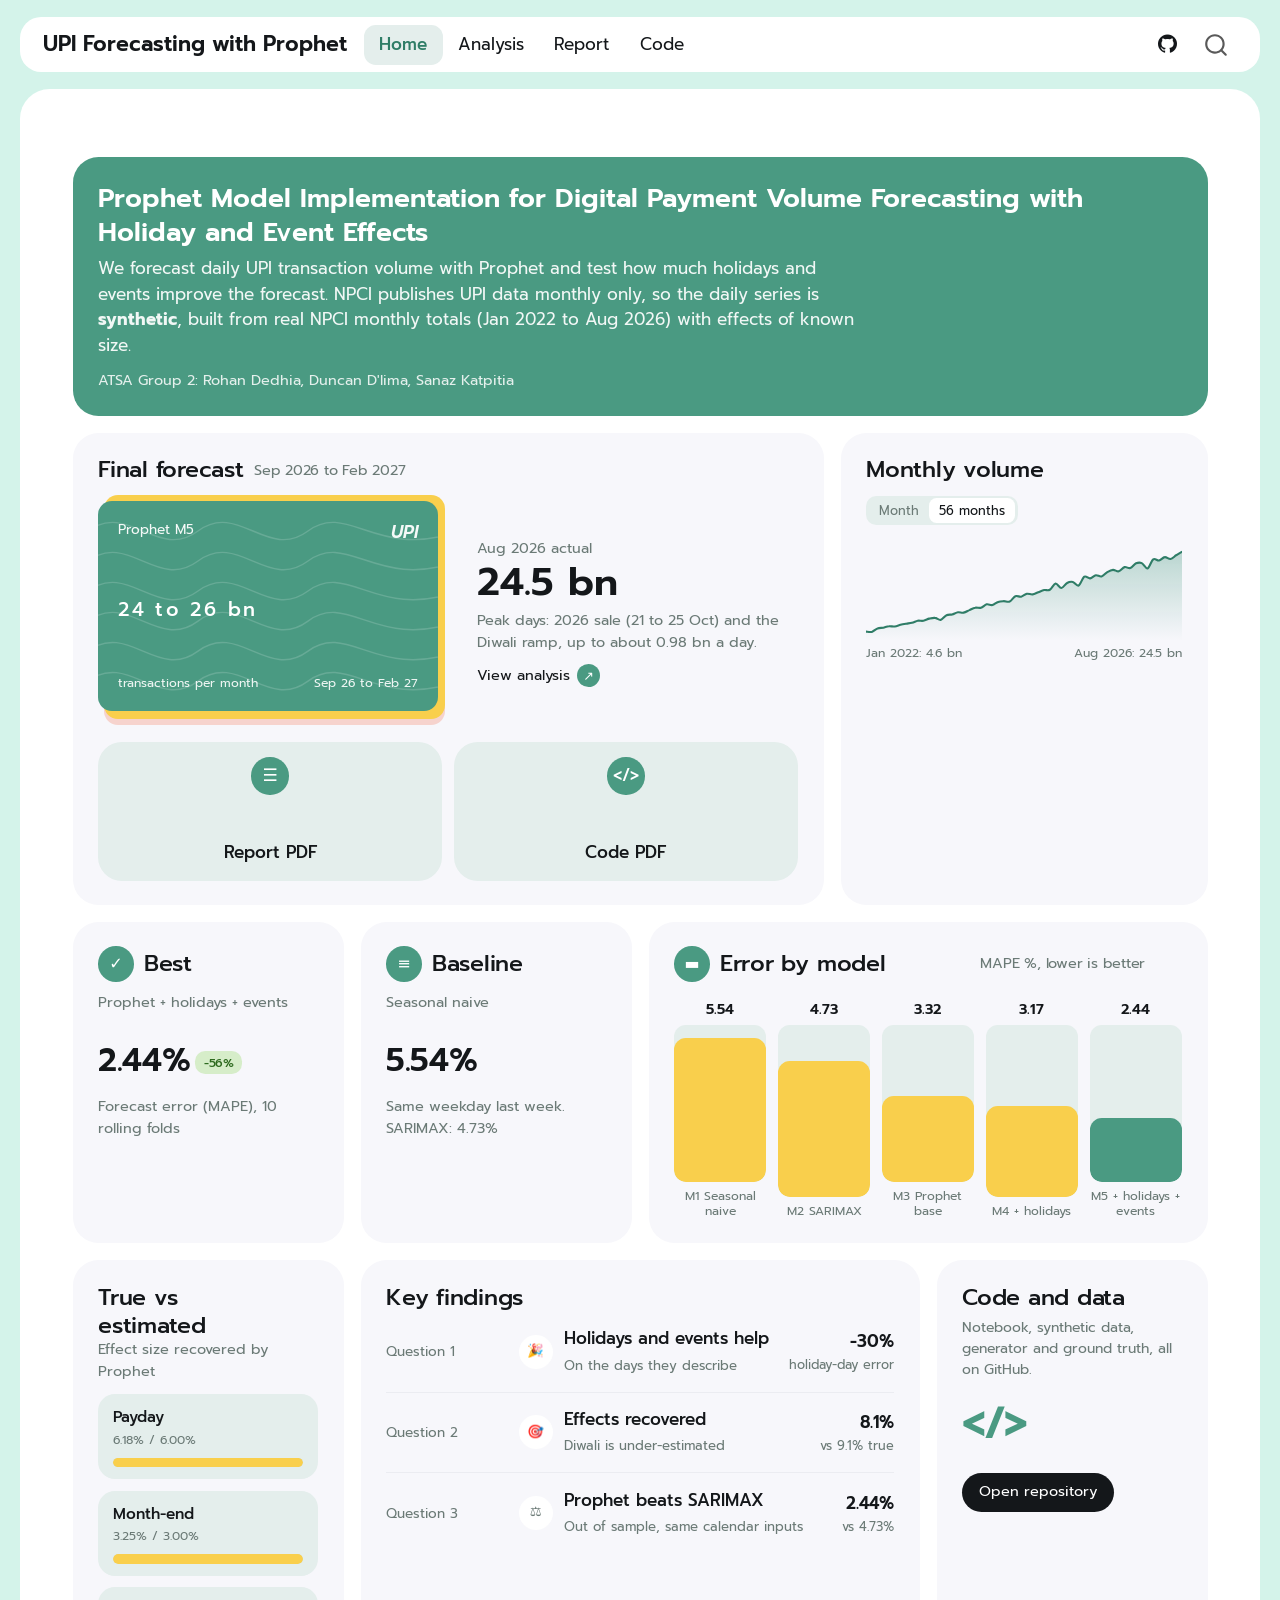
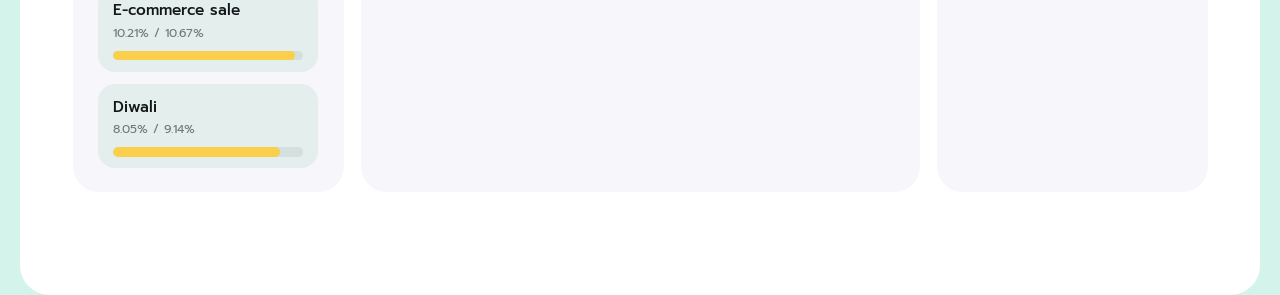
<file: docs/index.html>
<!DOCTYPE html>
<html xmlns="http://www.w3.org/1999/xhtml" lang="en" xml:lang="en"><head>

<meta charset="utf-8">
<meta name="generator" content="quarto-1.10.19">

<meta name="viewport" content="width=device-width, initial-scale=1.0, user-scalable=yes">


<title>UPI Forecasting with Prophet</title>
<style>
/* Default styles provided by pandoc.
** See https://pandoc.org/MANUAL.html#variables-for-html for config info.
*/
span.smallcaps{font-variant: small-caps;}
div.columns{display: flex; gap: 1.5em;}
div.column{flex: auto;}
@media screen {
div.columns{gap: min(4vw, 1.5em);}
div.column{overflow-x: auto;}
}
div.hanging-indent{margin-left: 1.5em; text-indent: -1.5em;}
ul.task-list{list-style: none;}
ul.task-list li input[type="checkbox"] {
  width: 0.8em;
  margin: 0 0.8em 0.2em -1em; /* quarto-specific, see https://github.com/quarto-dev/quarto-cli/issues/4556 */ 
  vertical-align: middle;
}
</style>


<script src="site_libs/quarto-nav/quarto-nav.js"></script>
<script src="site_libs/quarto-nav/headroom.min.js"></script>
<script src="site_libs/clipboard/clipboard.min.js"></script>
<script src="site_libs/quarto-search/autocomplete.umd.js"></script>
<script src="site_libs/quarto-search/fuse.min.js"></script>
<script src="site_libs/quarto-search/quarto-search.js"></script>
<meta name="quarto:offset" content="./">
<script src="site_libs/quarto-html/quarto.js" type="module"></script>
<script src="site_libs/quarto-html/tabsets/tabsets.js" type="module"></script>
<script src="site_libs/quarto-html/popper.min.js"></script>
<script src="site_libs/quarto-html/tippy.umd.min.js"></script>
<script src="site_libs/quarto-html/anchor.min.js"></script>
<link href="site_libs/quarto-html/tippy.css" rel="stylesheet">
<link href="site_libs/quarto-html/quarto-syntax-highlighting-bf27225e3a48a9273f3daa8f8e829971.css" rel="stylesheet" id="quarto-text-highlighting-styles">
<script src="site_libs/bootstrap/bootstrap.min.js"></script>
<link href="site_libs/bootstrap/bootstrap-icons.css" rel="stylesheet">
<link href="site_libs/bootstrap/bootstrap-bd336850614bc29e2b04e42f4e2f3e97.min.css" rel="stylesheet" append-hash="true" id="quarto-bootstrap" data-mode="light">
<script id="quarto-search-options" type="application/json">{
  "location": "navbar",
  "copy-button": false,
  "collapse-after": 3,
  "panel-placement": "end",
  "type": "overlay",
  "limit": 50,
  "keyboard-shortcut": [
    "f",
    "/",
    "s"
  ],
  "show-item-context": false,
  "language": {
    "search-no-results-text": "No results",
    "search-matching-documents-text": "matching documents",
    "search-copy-link-title": "Copy link to search",
    "search-hide-matches-text": "Hide additional matches",
    "search-more-match-text": "more match in this document",
    "search-more-matches-text": "more matches in this document",
    "search-clear-button-title": "Clear",
    "search-text-placeholder": "",
    "search-detached-cancel-button-title": "Cancel",
    "search-submit-button-title": "Submit",
    "search-label": "Search"
  }
}</script>


</head>

<body class="nav-fixed quarto-light">

<div id="quarto-search-results"></div>
  <header id="quarto-header" class="headroom fixed-top">
    <nav class="navbar navbar-expand-lg " data-bs-theme="dark">
      <div class="navbar-container container-fluid">
      <div class="navbar-brand-container mx-auto">
    <a class="navbar-brand" href="./index.html">
    <span class="navbar-title">UPI Forecasting with Prophet</span>
    </a>
  </div>
            <div id="quarto-search" class="" title="Search"></div>
          <button class="navbar-toggler" type="button" data-bs-toggle="collapse" data-bs-target="#navbarCollapse" aria-controls="navbarCollapse" role="menu" aria-expanded="false" aria-label="Toggle navigation" onclick="if (window.quartoToggleHeadroom) { window.quartoToggleHeadroom(); }">
  <span class="navbar-toggler-icon"></span>
</button>
          <div class="collapse navbar-collapse" id="navbarCollapse">
            <ul class="navbar-nav navbar-nav-scroll me-auto">
  <li class="nav-item">
    <a class="nav-link active" href="./index.html" aria-current="page"> 
<span class="menu-text">Home</span></a>
  </li>  
  <li class="nav-item">
    <a class="nav-link" href="./upi_prophet_forecasting.html"> 
<span class="menu-text">Analysis</span></a>
  </li>  
  <li class="nav-item">
    <a class="nav-link" href="./downloads/UPI_Prophet_Report.pdf"> 
<span class="menu-text">Report</span></a>
  </li>  
  <li class="nav-item">
    <a class="nav-link" href="./downloads/UPI_Prophet_Forecasting.pdf"> 
<span class="menu-text">Code</span></a>
  </li>  
</ul>
            <ul class="navbar-nav navbar-nav-scroll ms-auto">
  <li class="nav-item compact">
    <a class="nav-link" href="https://github.com/san2736/upi-project"> <i class="bi bi-github" role="img">
</i> 
<span class="menu-text"></span></a>
  </li>  
</ul>
          </div> <!-- /navcollapse -->
            <div class="quarto-navbar-tools">
</div>
      </div> <!-- /container-fluid -->
    </nav>
</header>
<!-- content -->
<div id="quarto-content" class="quarto-container page-columns page-rows-contents page-layout-full page-navbar">
<!-- sidebar -->
<!-- margin-sidebar -->
    
<!-- main -->
<main class="content column-page" id="quarto-document-content"><header id="title-block-header" class="quarto-title-block"></header>




<div class="dash">

<section class="tilebox c-intro">
  <div class="intro-title">Prophet Model Implementation for Digital Payment Volume Forecasting with Holiday and Event Effects</div>
  <p>We forecast daily UPI transaction volume with Prophet and test how much holidays and events improve the forecast. NPCI publishes UPI data monthly only, so the daily series is <b>synthetic</b>, built from real NPCI monthly totals (Jan 2022 to Aug 2026) with effects of known size.</p>
  <div class="who">ATSA Group 2: Rohan Dedhia, Duncan D'lima, Sanaz Katpitia</div>
</section>

<section class="tilebox c-hero">
  <h2 class="t-title anchored">Final forecast <span class="muted" style="font-weight:400">Sep 2026 to Feb 2027</span></h2>
  <div class="hero-grid">
    <div>
      <div class="cardstack"><div class="fcard">
        <div class="top"><span>Prophet M5</span><b>UPI</b></div>
        <div class="num">24 to 26 bn</div>
        <div class="bot"><span>transactions per month</span><span>Sep 26 to Feb 27</span></div>
      </div></div>
    </div>
    <div>
      <div class="bal-label">Aug 2026 actual</div>
      <div class="bal-num">24.5 bn</div>
      <div class="muted" style="margin-top:.3rem">Peak days: 2026 sale (21 to 25 Oct) and the Diwali ramp, up to about 0.98 bn a day.</div>
      <a class="link-arrow" href="upi_prophet_forecasting.html">View analysis <i>↗</i></a>
    </div>
  </div>
  <div class="actions">
    <a href="downloads/UPI_Prophet_Report.pdf"><span class="ic">☰</span>Report PDF</a>
    <a href="downloads/UPI_Prophet_Forecasting.pdf"><span class="ic">&lt;/&gt;</span>Code PDF</a>
  </div>
</section>

<section class="tilebox c-profit">
  <h2 class="t-title anchored">Monthly volume</h2>
  <div class="chips" aria-hidden="true"><span>Month</span><span class="on">56 months</span></div>
  <svg class="spark" viewbox="0 0 300 100" role="img" aria-label="NPCI monthly UPI volume rose from 4.6 billion in Jan 2022 to 24.5 billion in Aug 2026">
    <defs><lineargradient id="sg" x1="0" y1="0" x2="0" y2="1"><stop offset="0" stop-color="#4a9a82" stop-opacity=".35"></stop><stop offset="1" stop-color="#4a9a82" stop-opacity="0"></stop></lineargradient></defs>
    <path d="M0.0,91.7 C0.9,91.7 3.6,92.5 5.5,92.0 C7.3,91.5 9.1,89.3 10.9,88.7 C12.7,88.0 14.5,88.3 16.4,88.0 C18.2,87.6 20.0,86.7 21.8,86.6 C23.6,86.4 25.5,87.1 27.3,86.9 C29.1,86.7 30.9,85.8 32.7,85.3 C34.5,84.8 36.4,84.5 38.2,84.2 C40.0,83.9 41.8,83.9 43.6,83.4 C45.5,83.0 47.3,81.8 49.1,81.4 C50.9,81.1 52.7,81.8 54.5,81.4 C56.4,81.1 58.2,79.9 60.0,79.4 C61.8,79.0 63.6,78.5 65.5,78.7 C67.3,78.8 69.1,81.0 70.9,80.6 C72.7,80.2 74.5,77.0 76.4,76.2 C78.2,75.3 80.0,75.8 81.8,75.4 C83.6,74.9 85.5,73.7 87.3,73.4 C89.1,73.1 90.9,74.1 92.7,73.7 C94.5,73.4 96.4,72.1 98.2,71.3 C100.0,70.5 101.8,69.3 103.6,69.0 C105.5,68.6 107.3,69.6 109.1,69.1 C110.9,68.6 112.7,66.3 114.5,65.8 C116.4,65.4 118.2,66.9 120.0,66.5 C121.8,66.1 123.6,64.1 125.5,63.5 C127.3,62.9 129.1,62.9 130.9,62.8 C132.7,62.8 134.5,64.0 136.4,63.2 C138.2,62.4 140.0,58.9 141.8,58.1 C143.6,57.3 145.5,59.0 147.3,58.6 C149.1,58.2 150.9,56.2 152.7,55.8 C154.5,55.5 156.4,56.7 158.2,56.4 C160.0,56.2 161.8,55.0 163.6,54.3 C165.5,53.6 167.3,52.7 169.1,52.3 C170.9,51.9 172.7,53.0 174.5,52.0 C176.4,51.0 178.2,46.4 180.0,46.1 C181.8,45.9 183.6,50.4 185.5,50.3 C187.3,50.2 189.1,46.5 190.9,45.6 C192.7,44.6 194.5,44.2 196.4,44.6 C198.2,45.0 200.0,48.8 201.8,48.0 C203.6,47.1 205.5,40.7 207.3,39.6 C209.1,38.5 210.9,41.4 212.7,41.2 C214.5,40.9 216.4,38.5 218.2,38.2 C220.0,37.9 221.8,39.8 223.6,39.3 C225.5,38.8 227.3,36.2 229.1,35.2 C230.9,34.2 232.7,33.2 234.5,33.1 C236.4,33.0 238.2,35.0 240.0,34.5 C241.8,34.1 243.6,31.0 245.5,30.5 C247.3,30.0 249.1,32.0 250.9,31.4 C252.7,30.8 254.5,27.7 256.4,26.9 C258.2,26.1 260.0,25.9 261.8,26.7 C263.6,27.5 265.5,32.2 267.3,31.7 C269.1,31.1 270.9,24.3 272.7,23.1 C274.5,21.9 276.4,24.6 278.2,24.2 C280.0,23.9 281.8,21.2 283.6,21.0 C285.5,20.7 287.3,23.1 289.1,22.8 C290.9,22.5 292.7,20.4 294.5,19.2 C296.4,18.1 299.1,16.5 300.0,16.0 L300,100 L0,100 Z" fill="url(#sg)"></path>
    <path d="M0.0,91.7 C0.9,91.7 3.6,92.5 5.5,92.0 C7.3,91.5 9.1,89.3 10.9,88.7 C12.7,88.0 14.5,88.3 16.4,88.0 C18.2,87.6 20.0,86.7 21.8,86.6 C23.6,86.4 25.5,87.1 27.3,86.9 C29.1,86.7 30.9,85.8 32.7,85.3 C34.5,84.8 36.4,84.5 38.2,84.2 C40.0,83.9 41.8,83.9 43.6,83.4 C45.5,83.0 47.3,81.8 49.1,81.4 C50.9,81.1 52.7,81.8 54.5,81.4 C56.4,81.1 58.2,79.9 60.0,79.4 C61.8,79.0 63.6,78.5 65.5,78.7 C67.3,78.8 69.1,81.0 70.9,80.6 C72.7,80.2 74.5,77.0 76.4,76.2 C78.2,75.3 80.0,75.8 81.8,75.4 C83.6,74.9 85.5,73.7 87.3,73.4 C89.1,73.1 90.9,74.1 92.7,73.7 C94.5,73.4 96.4,72.1 98.2,71.3 C100.0,70.5 101.8,69.3 103.6,69.0 C105.5,68.6 107.3,69.6 109.1,69.1 C110.9,68.6 112.7,66.3 114.5,65.8 C116.4,65.4 118.2,66.9 120.0,66.5 C121.8,66.1 123.6,64.1 125.5,63.5 C127.3,62.9 129.1,62.9 130.9,62.8 C132.7,62.8 134.5,64.0 136.4,63.2 C138.2,62.4 140.0,58.9 141.8,58.1 C143.6,57.3 145.5,59.0 147.3,58.6 C149.1,58.2 150.9,56.2 152.7,55.8 C154.5,55.5 156.4,56.7 158.2,56.4 C160.0,56.2 161.8,55.0 163.6,54.3 C165.5,53.6 167.3,52.7 169.1,52.3 C170.9,51.9 172.7,53.0 174.5,52.0 C176.4,51.0 178.2,46.4 180.0,46.1 C181.8,45.9 183.6,50.4 185.5,50.3 C187.3,50.2 189.1,46.5 190.9,45.6 C192.7,44.6 194.5,44.2 196.4,44.6 C198.2,45.0 200.0,48.8 201.8,48.0 C203.6,47.1 205.5,40.7 207.3,39.6 C209.1,38.5 210.9,41.4 212.7,41.2 C214.5,40.9 216.4,38.5 218.2,38.2 C220.0,37.9 221.8,39.8 223.6,39.3 C225.5,38.8 227.3,36.2 229.1,35.2 C230.9,34.2 232.7,33.2 234.5,33.1 C236.4,33.0 238.2,35.0 240.0,34.5 C241.8,34.1 243.6,31.0 245.5,30.5 C247.3,30.0 249.1,32.0 250.9,31.4 C252.7,30.8 254.5,27.7 256.4,26.9 C258.2,26.1 260.0,25.9 261.8,26.7 C263.6,27.5 265.5,32.2 267.3,31.7 C269.1,31.1 270.9,24.3 272.7,23.1 C274.5,21.9 276.4,24.6 278.2,24.2 C280.0,23.9 281.8,21.2 283.6,21.0 C285.5,20.7 287.3,23.1 289.1,22.8 C290.9,22.5 292.7,20.4 294.5,19.2 C296.4,18.1 299.1,16.5 300.0,16.0" fill="none" stroke="#2f7d67" stroke-width="2" stroke-linecap="round"></path>
  </svg>
  <div class="axis"><span>Jan 2022: 4.6 bn</span><span>Aug 2026: 24.5 bn</span></div>
</section>

<section class="tilebox c-inc">
  <h2 class="t-title anchored"><span class="badge-ic">✓</span>Best</h2>
  <div class="muted" style="margin-top:.6rem">Prophet + holidays + events</div>
  <div class="big" style="margin-top:1.4rem">2.44%<span class="pill up">-56%</span></div>
  <div class="muted foot">Forecast error (MAPE), 10 rolling folds</div>
</section>

<section class="tilebox c-exp">
  <h2 class="t-title anchored"><span class="badge-ic">≡</span>Baseline</h2>
  <div class="muted" style="margin-top:.6rem">Seasonal naive</div>
  <div class="big" style="margin-top:1.4rem">5.54%</div>
  <div class="muted foot">Same weekday last week. SARIMAX: 4.73%</div>
</section>

<section class="tilebox c-bars">
  <h2 class="t-title anchored"><span class="badge-ic">▬</span>Error by model <span class="muted" style="margin-left:auto;font-weight:400">MAPE %, lower is better</span></h2>
  <div class="bars" role="img" aria-label="MAPE: seasonal naive 5.54, SARIMAX 4.73, Prophet base 3.32, Prophet plus holidays 3.17, Prophet plus holidays and events 2.44">
    <div class="col"><div class="val">5.54</div><div class="track"><div class="fill" style="height:92%"></div></div><div class="lab">M1 Seasonal naive</div></div>
    <div class="col"><div class="val">4.73</div><div class="track"><div class="fill" style="height:79%"></div></div><div class="lab">M2 SARIMAX</div></div>
    <div class="col"><div class="val">3.32</div><div class="track"><div class="fill" style="height:55%"></div></div><div class="lab">M3 Prophet base</div></div>
    <div class="col"><div class="val">3.17</div><div class="track"><div class="fill" style="height:53%"></div></div><div class="lab">M4 + holidays</div></div>
    <div class="col best"><div class="val">2.44</div><div class="track"><div class="fill" style="height:41%"></div></div><div class="lab">M5 + holidays + events</div></div>
  </div>
</section>

<section class="tilebox c-plan">
  <h2 class="t-title anchored">True vs estimated</h2>
  <div class="muted">Effect size recovered by Prophet</div>
  <div class="plan-item"><div class="row1">Payday <small>6.18% / 6.00%</small></div><div class="meter"><i style="width:100%"></i></div></div>
  <div class="plan-item"><div class="row1">Month-end <small>3.25% / 3.00%</small></div><div class="meter"><i style="width:100%"></i></div></div>
  <div class="plan-item"><div class="row1">E-commerce sale <small>10.21% / 10.67%</small></div><div class="meter"><i style="width:96%"></i></div></div>
  <div class="plan-item"><div class="row1">Diwali <small>8.05% / 9.14%</small></div><div class="meter"><i style="width:88%"></i></div></div>
</section>

<section class="tilebox c-tx">
  <h2 class="t-title anchored">Key findings</h2>
  <div class="tx"><div class="when">Question 1</div><div class="who"><span class="dot">🎉</span><div><b>Holidays and events help</b><span>On the days they describe</span></div></div><div class="amt">-30%<span>holiday-day error</span></div></div>
  <div class="tx"><div class="when">Question 2</div><div class="who"><span class="dot">🎯</span><div><b>Effects recovered</b><span>Diwali is under-estimated</span></div></div><div class="amt">8.1%<span>vs 9.1% true</span></div></div>
  <div class="tx"><div class="when">Question 3</div><div class="who"><span class="dot">⚖</span><div><b>Prophet beats SARIMAX</b><span>Out of sample, same calendar inputs</span></div></div><div class="amt">2.44%<span>vs 4.73%</span></div></div>
</section>

<section class="tilebox c-prem">
  <h2 class="t-title anchored">Code and data</h2>
  <p>Notebook, synthetic data, generator and ground truth, all on GitHub.</p>
  <div style="font-size:2.6rem;font-weight:600;color:var(--teal);margin-top:.6rem;letter-spacing:-.05em">&lt;/&gt;</div>
  <a class="cta" href="https://github.com/san2736/upi-project">Open repository</a>
</section>

</div>



</main> <!-- /main -->
<script id="quarto-html-after-body" type="application/javascript">
  window.document.addEventListener("DOMContentLoaded", function (event) {
    const icon = "";
    const anchorJS = new window.AnchorJS();
    anchorJS.options = {
      placement: 'right',
      icon: icon
    };
    anchorJS.add('.anchored');
    const isCodeAnnotation = (el) => {
      for (const clz of el.classList) {
        if (clz.startsWith('code-annotation-')) {                     
          return true;
        }
      }
      return false;
    }
    const onCopySuccess = function(e) {
      // button target
      const button = e.trigger;
      // don't keep focus
      button.blur();
      // flash "checked"
      button.classList.add('code-copy-button-checked');
      var currentTitle = button.getAttribute("title");
      button.setAttribute("title", "Copied!");
      let tooltip;
      if (window.bootstrap) {
        button.setAttribute("data-bs-toggle", "tooltip");
        button.setAttribute("data-bs-placement", "left");
        button.setAttribute("data-bs-title", "Copied!");
        tooltip = new bootstrap.Tooltip(button, 
          { trigger: "manual", 
            customClass: "code-copy-button-tooltip",
            offset: [0, -8]});
        tooltip.show();    
      }
      setTimeout(function() {
        if (tooltip) {
          tooltip.hide();
          button.removeAttribute("data-bs-title");
          button.removeAttribute("data-bs-toggle");
          button.removeAttribute("data-bs-placement");
        }
        button.setAttribute("title", currentTitle);
        button.classList.remove('code-copy-button-checked');
      }, 1000);
      // clear code selection
      e.clearSelection();
    }
    const getTextToCopy = function(trigger) {
      const outerScaffold = trigger.parentElement.cloneNode(true);
      const codeEl = outerScaffold.querySelector('code');
      for (const childEl of codeEl.children) {
        if (isCodeAnnotation(childEl)) {
          childEl.remove();
        }
      }
      return codeEl.innerText;
    }
    const clipboard = new window.ClipboardJS('.code-copy-button:not([data-in-quarto-modal])', {
      text: getTextToCopy
    });
    clipboard.on('success', onCopySuccess);
    if (window.document.getElementById('quarto-embedded-source-code-modal')) {
      const clipboardModal = new window.ClipboardJS('.code-copy-button[data-in-quarto-modal]', {
        text: getTextToCopy,
        container: window.document.getElementById('quarto-embedded-source-code-modal')
      });
      clipboardModal.on('success', onCopySuccess);
    }
      var localhostRegex = new RegExp(/^(?:http|https):\/\/localhost\:?[0-9]*\//);
      var mailtoRegex = new RegExp(/^mailto:/);
        var filterRegex = new RegExp('/' + window.location.host + '/');
      var isInternal = (href) => {
          return filterRegex.test(href) || localhostRegex.test(href) || mailtoRegex.test(href);
      }
      // Inspect non-navigation links and adorn them if external
     var links = window.document.querySelectorAll('a[href]:not(.nav-link):not(.navbar-brand):not(.toc-action):not(.sidebar-link):not(.sidebar-item-toggle):not(.pagination-link):not(.no-external):not([aria-hidden]):not(.dropdown-item):not(.quarto-navigation-tool):not(.about-link)');
      for (var i=0; i<links.length; i++) {
        const link = links[i];
        if (!isInternal(link.href)) {
          // undo the damage that might have been done by quarto-nav.js in the case of
          // links that we want to consider external
          if (link.dataset.originalHref !== undefined) {
            link.href = link.dataset.originalHref;
          }
        }
      }
    function tippyHover(el, contentFn, onTriggerFn, onUntriggerFn) {
      const config = {
        allowHTML: true,
        maxWidth: 500,
        delay: 100,
        arrow: false,
        appendTo: function(el) {
            return el.parentElement;
        },
        interactive: true,
        interactiveBorder: 10,
        theme: 'quarto',
        placement: 'bottom-start',
      };
      if (contentFn) {
        config.content = contentFn;
      }
      if (onTriggerFn) {
        config.onTrigger = onTriggerFn;
      }
      if (onUntriggerFn) {
        config.onUntrigger = onUntriggerFn;
      }
      window.tippy(el, config); 
    }
    const noterefs = window.document.querySelectorAll('a[role="doc-noteref"]');
    for (var i=0; i<noterefs.length; i++) {
      const ref = noterefs[i];
      tippyHover(ref, function() {
        // use id or data attribute instead here
        let href = ref.getAttribute('data-footnote-href') || ref.getAttribute('href');
        try { href = new URL(href).hash; } catch {}
        const id = href.replace(/^#\/?/, "");
        const note = window.document.getElementById(id);
        if (note) {
          return note.innerHTML;
        } else {
          return "";
        }
      });
    }
    const xrefs = window.document.querySelectorAll('a.quarto-xref');
    const processXRef = (id, note) => {
      // Strip column container classes
      const stripColumnClz = (el) => {
        el.classList.remove("page-full", "page-columns");
        if (el.children) {
          for (const child of el.children) {
            stripColumnClz(child);
          }
        }
      }
      stripColumnClz(note)
      if (id === null || id.startsWith('sec-')) {
        // Special case sections, only their first couple elements
        const container = document.createElement("div");
        if (note.children && note.children.length > 2) {
          container.appendChild(note.children[0].cloneNode(true));
          for (let i = 1; i < note.children.length; i++) {
            const child = note.children[i];
            if (child.tagName === "P" && child.innerText === "") {
              continue;
            } else {
              container.appendChild(child.cloneNode(true));
              break;
            }
          }
          if (window.Quarto?.typesetMath) {
            window.Quarto.typesetMath(container);
          }
          return container.innerHTML
        } else {
          if (window.Quarto?.typesetMath) {
            window.Quarto.typesetMath(note);
          }
          return note.innerHTML;
        }
      } else {
        // Remove any anchor links if they are present
        const anchorLink = note.querySelector('a.anchorjs-link');
        if (anchorLink) {
          anchorLink.remove();
        }
        if (window.Quarto?.typesetMath) {
          window.Quarto.typesetMath(note);
        }
        if (note.classList.contains("callout")) {
          return note.outerHTML;
        } else {
          return note.innerHTML;
        }
      }
    }
    for (var i=0; i<xrefs.length; i++) {
      const xref = xrefs[i];
      tippyHover(xref, undefined, function(instance) {
        instance.disable();
        let url = xref.getAttribute('href');
        let hash = undefined; 
        if (url.startsWith('#')) {
          hash = url;
        } else {
          try { hash = new URL(url).hash; } catch {}
        }
        if (hash) {
          const id = hash.replace(/^#\/?/, "");
          const note = window.document.getElementById(id);
          if (note !== null) {
            try {
              const html = processXRef(id, note.cloneNode(true));
              instance.setContent(html);
            } finally {
              instance.enable();
              instance.show();
            }
          } else {
            // See if we can fetch this
            fetch(url.split('#')[0])
            .then(res => res.text())
            .then(html => {
              const parser = new DOMParser();
              const htmlDoc = parser.parseFromString(html, "text/html");
              const note = htmlDoc.getElementById(id);
              if (note !== null) {
                const html = processXRef(id, note);
                instance.setContent(html);
              } 
            }).finally(() => {
              instance.enable();
              instance.show();
            });
          }
        } else {
          // See if we can fetch a full url (with no hash to target)
          // This is a special case and we should probably do some content thinning / targeting
          fetch(url)
          .then(res => res.text())
          .then(html => {
            const parser = new DOMParser();
            const htmlDoc = parser.parseFromString(html, "text/html");
            const note = htmlDoc.querySelector('main.content');
            if (note !== null) {
              // This should only happen for chapter cross references
              // (since there is no id in the URL)
              // remove the first header
              if (note.children.length > 0 && note.children[0].tagName === "HEADER") {
                note.children[0].remove();
              }
              const html = processXRef(null, note);
              instance.setContent(html);
            } 
          }).finally(() => {
            instance.enable();
            instance.show();
          });
        }
      }, function(instance) {
      });
    }
        let selectedAnnoteEl;
        const selectorForAnnotation = ( cell, annotation) => {
          let cellAttr = 'data-code-cell="' + cell + '"';
          let lineAttr = 'data-code-annotation="' +  annotation + '"';
          const selector = 'span[' + cellAttr + '][' + lineAttr + ']';
          return selector;
        }
        const selectCodeLines = (annoteEl) => {
          const doc = window.document;
          const targetCell = annoteEl.getAttribute("data-target-cell");
          const targetAnnotation = annoteEl.getAttribute("data-target-annotation");
          const annoteSpan = window.document.querySelector(selectorForAnnotation(targetCell, targetAnnotation));
          const lines = annoteSpan.getAttribute("data-code-lines").split(",");
          const lineIds = lines.map((line) => {
            return targetCell + "-" + line;
          })
          let top = null;
          let height = null;
          let parent = null;
          if (lineIds.length > 0) {
              //compute the position of the single el (top and bottom and make a div)
              const el = window.document.getElementById(lineIds[0]);
              top = el.offsetTop;
              height = el.offsetHeight;
              parent = el.parentElement.parentElement;
            if (lineIds.length > 1) {
              const lastEl = window.document.getElementById(lineIds[lineIds.length - 1]);
              const bottom = lastEl.offsetTop + lastEl.offsetHeight;
              height = bottom - top;
            }
            if (top !== null && height !== null && parent !== null) {
              // cook up a div (if necessary) and position it 
              let div = window.document.getElementById("code-annotation-line-highlight");
              if (div === null) {
                div = window.document.createElement("div");
                div.setAttribute("id", "code-annotation-line-highlight");
                div.style.position = 'absolute';
                parent.appendChild(div);
              }
              div.style.top = top - 2 + "px";
              div.style.height = height + 4 + "px";
              div.style.left = 0;
              let gutterDiv = window.document.getElementById("code-annotation-line-highlight-gutter");
              if (gutterDiv === null) {
                gutterDiv = window.document.createElement("div");
                gutterDiv.setAttribute("id", "code-annotation-line-highlight-gutter");
                gutterDiv.style.position = 'absolute';
                const codeCell = window.document.getElementById(targetCell);
                const gutter = codeCell.querySelector('.code-annotation-gutter');
                gutter.appendChild(gutterDiv);
              }
              gutterDiv.style.top = top - 2 + "px";
              gutterDiv.style.height = height + 4 + "px";
            }
            selectedAnnoteEl = annoteEl;
          }
        };
        const unselectCodeLines = () => {
          const elementsIds = ["code-annotation-line-highlight", "code-annotation-line-highlight-gutter"];
          elementsIds.forEach((elId) => {
            const div = window.document.getElementById(elId);
            if (div) {
              div.remove();
            }
          });
          selectedAnnoteEl = undefined;
        };
          // Handle positioning of the toggle
      window.addEventListener(
        "resize",
        throttle(() => {
          elRect = undefined;
          if (selectedAnnoteEl) {
            selectCodeLines(selectedAnnoteEl);
          }
        }, 10)
      );
      function throttle(fn, ms) {
      let throttle = false;
      let timer;
        return (...args) => {
          if(!throttle) { // first call gets through
              fn.apply(this, args);
              throttle = true;
          } else { // all the others get throttled
              if(timer) clearTimeout(timer); // cancel #2
              timer = setTimeout(() => {
                fn.apply(this, args);
                timer = throttle = false;
              }, ms);
          }
        };
      }
        // Attach click handler to the DT
        const annoteDls = window.document.querySelectorAll('dt[data-target-cell]');
        for (const annoteDlNode of annoteDls) {
          annoteDlNode.addEventListener('click', (event) => {
            const clickedEl = event.target;
            if (clickedEl !== selectedAnnoteEl) {
              unselectCodeLines();
              const activeEl = window.document.querySelector('dt[data-target-cell].code-annotation-active');
              if (activeEl) {
                activeEl.classList.remove('code-annotation-active');
              }
              selectCodeLines(clickedEl);
              clickedEl.classList.add('code-annotation-active');
            } else {
              // Unselect the line
              unselectCodeLines();
              clickedEl.classList.remove('code-annotation-active');
            }
          });
        }
    const findCites = (el) => {
      const parentEl = el.parentElement;
      if (parentEl) {
        const cites = parentEl.dataset.cites;
        if (cites) {
          return {
            el,
            cites: cites.split(' ')
          };
        } else {
          return findCites(el.parentElement)
        }
      } else {
        return undefined;
      }
    };
    var bibliorefs = window.document.querySelectorAll('a[role="doc-biblioref"]');
    for (var i=0; i<bibliorefs.length; i++) {
      const ref = bibliorefs[i];
      const citeInfo = findCites(ref);
      if (citeInfo) {
        tippyHover(citeInfo.el, function() {
          var popup = window.document.createElement('div');
          citeInfo.cites.forEach(function(cite) {
            var citeDiv = window.document.createElement('div');
            citeDiv.classList.add('hanging-indent');
            citeDiv.classList.add('csl-entry');
            var biblioDiv = window.document.getElementById('ref-' + cite);
            if (biblioDiv) {
              citeDiv.innerHTML = biblioDiv.innerHTML;
            }
            popup.appendChild(citeDiv);
          });
          return popup.innerHTML;
        });
      }
    }
  });
  </script>
</div> <!-- /content -->




</body></html>
</file>
<file: docs/site_libs/quarto-html/tippy.css>
.tippy-box[data-animation=fade][data-state=hidden]{opacity:0}[data-tippy-root]{max-width:calc(100vw - 10px)}.tippy-box{position:relative;background-color:#333;color:#fff;border-radius:4px;font-size:14px;line-height:1.4;white-space:normal;outline:0;transition-property:transform,visibility,opacity}.tippy-box[data-placement^=top]>.tippy-arrow{bottom:0}.tippy-box[data-placement^=top]>.tippy-arrow:before{bottom:-7px;left:0;border-width:8px 8px 0;border-top-color:initial;transform-origin:center top}.tippy-box[data-placement^=bottom]>.tippy-arrow{top:0}.tippy-box[data-placement^=bottom]>.tippy-arrow:before{top:-7px;left:0;border-width:0 8px 8px;border-bottom-color:initial;transform-origin:center bottom}.tippy-box[data-placement^=left]>.tippy-arrow{right:0}.tippy-box[data-placement^=left]>.tippy-arrow:before{border-width:8px 0 8px 8px;border-left-color:initial;right:-7px;transform-origin:center left}.tippy-box[data-placement^=right]>.tippy-arrow{left:0}.tippy-box[data-placement^=right]>.tippy-arrow:before{left:-7px;border-width:8px 8px 8px 0;border-right-color:initial;transform-origin:center right}.tippy-box[data-inertia][data-state=visible]{transition-timing-function:cubic-bezier(.54,1.5,.38,1.11)}.tippy-arrow{width:16px;height:16px;color:#333}.tippy-arrow:before{content:"";position:absolute;border-color:transparent;border-style:solid}.tippy-content{position:relative;padding:5px 9px;z-index:1}
</file>
<file: docs/site_libs/quarto-html/quarto-syntax-highlighting-bf27225e3a48a9273f3daa8f8e829971.css>
/* quarto syntax highlight colors */
:root {
  --quarto-hl-ot-color: #003B4F;
  --quarto-hl-at-color: #657422;
  --quarto-hl-ss-color: #20794D;
  --quarto-hl-an-color: #5E5E5E;
  --quarto-hl-fu-color: #4758AB;
  --quarto-hl-st-color: #20794D;
  --quarto-hl-cf-color: #003B4F;
  --quarto-hl-op-color: #5E5E5E;
  --quarto-hl-er-color: #AD0000;
  --quarto-hl-bn-color: #AD0000;
  --quarto-hl-al-color: #AD0000;
  --quarto-hl-va-color: #111111;
  --quarto-hl-bu-color: inherit;
  --quarto-hl-ex-color: inherit;
  --quarto-hl-pp-color: #AD0000;
  --quarto-hl-in-color: #5E5E5E;
  --quarto-hl-vs-color: #20794D;
  --quarto-hl-wa-color: #5E5E5E;
  --quarto-hl-do-color: #5E5E5E;
  --quarto-hl-im-color: #00769E;
  --quarto-hl-ch-color: #20794D;
  --quarto-hl-dt-color: #AD0000;
  --quarto-hl-fl-color: #AD0000;
  --quarto-hl-co-color: #5E5E5E;
  --quarto-hl-cv-color: #5E5E5E;
  --quarto-hl-cn-color: #8f5902;
  --quarto-hl-sc-color: #5E5E5E;
  --quarto-hl-dv-color: #AD0000;
  --quarto-hl-kw-color: #003B4F;
}

/* other quarto variables */
:root {
  --quarto-font-monospace: SFMono-Regular, Menlo, Monaco, Consolas, "Liberation Mono", "Courier New", monospace;
}

/* syntax highlight based on Pandoc's rules */
pre > code.sourceCode > span {
  color: #003B4F;
}

code.sourceCode > span {
  color: #003B4F;
}

div.sourceCode,
div.sourceCode pre.sourceCode {
  color: #003B4F;
}

/* Normal */
code span {
  color: #003B4F;
}

/* Alert */
code span.al {
  color: #AD0000;
  font-style: inherit;
}

/* Annotation */
code span.an {
  color: #5E5E5E;
  font-style: inherit;
}

/* Attribute */
code span.at {
  color: #657422;
  font-style: inherit;
}

/* BaseN */
code span.bn {
  color: #AD0000;
  font-style: inherit;
}

/* BuiltIn */
code span.bu {
  font-style: inherit;
}

/* ControlFlow */
code span.cf {
  color: #003B4F;
  font-weight: bold;
  font-style: inherit;
}

/* Char */
code span.ch {
  color: #20794D;
  font-style: inherit;
}

/* Constant */
code span.cn {
  color: #8f5902;
  font-style: inherit;
}

/* Comment */
code span.co {
  color: #5E5E5E;
  font-style: inherit;
}

/* CommentVar */
code span.cv {
  color: #5E5E5E;
  font-style: italic;
}

/* Documentation */
code span.do {
  color: #5E5E5E;
  font-style: italic;
}

/* DataType */
code span.dt {
  color: #AD0000;
  font-style: inherit;
}

/* DecVal */
code span.dv {
  color: #AD0000;
  font-style: inherit;
}

/* Error */
code span.er {
  color: #AD0000;
  font-style: inherit;
}

/* Extension */
code span.ex {
  font-style: inherit;
}

/* Float */
code span.fl {
  color: #AD0000;
  font-style: inherit;
}

/* Function */
code span.fu {
  color: #4758AB;
  font-style: inherit;
}

/* Import */
code span.im {
  color: #00769E;
  font-style: inherit;
}

/* Information */
code span.in {
  color: #5E5E5E;
  font-style: inherit;
}

/* Keyword */
code span.kw {
  color: #003B4F;
  font-weight: bold;
  font-style: inherit;
}

/* Operator */
code span.op {
  color: #5E5E5E;
  font-style: inherit;
}

/* Other */
code span.ot {
  color: #003B4F;
  font-style: inherit;
}

/* Preprocessor */
code span.pp {
  color: #AD0000;
  font-style: inherit;
}

/* SpecialChar */
code span.sc {
  color: #5E5E5E;
  font-style: inherit;
}

/* SpecialString */
code span.ss {
  color: #20794D;
  font-style: inherit;
}

/* String */
code span.st {
  color: #20794D;
  font-style: inherit;
}

/* Variable */
code span.va {
  color: #111111;
  font-style: inherit;
}

/* VerbatimString */
code span.vs {
  color: #20794D;
  font-style: inherit;
}

/* Warning */
code span.wa {
  color: #5E5E5E;
  font-style: italic;
}

.prevent-inlining {
  content: "</";
}

/*# sourceMappingURL=8be38f48d34c45af72792cbd699585e7.css.map */
</file>
